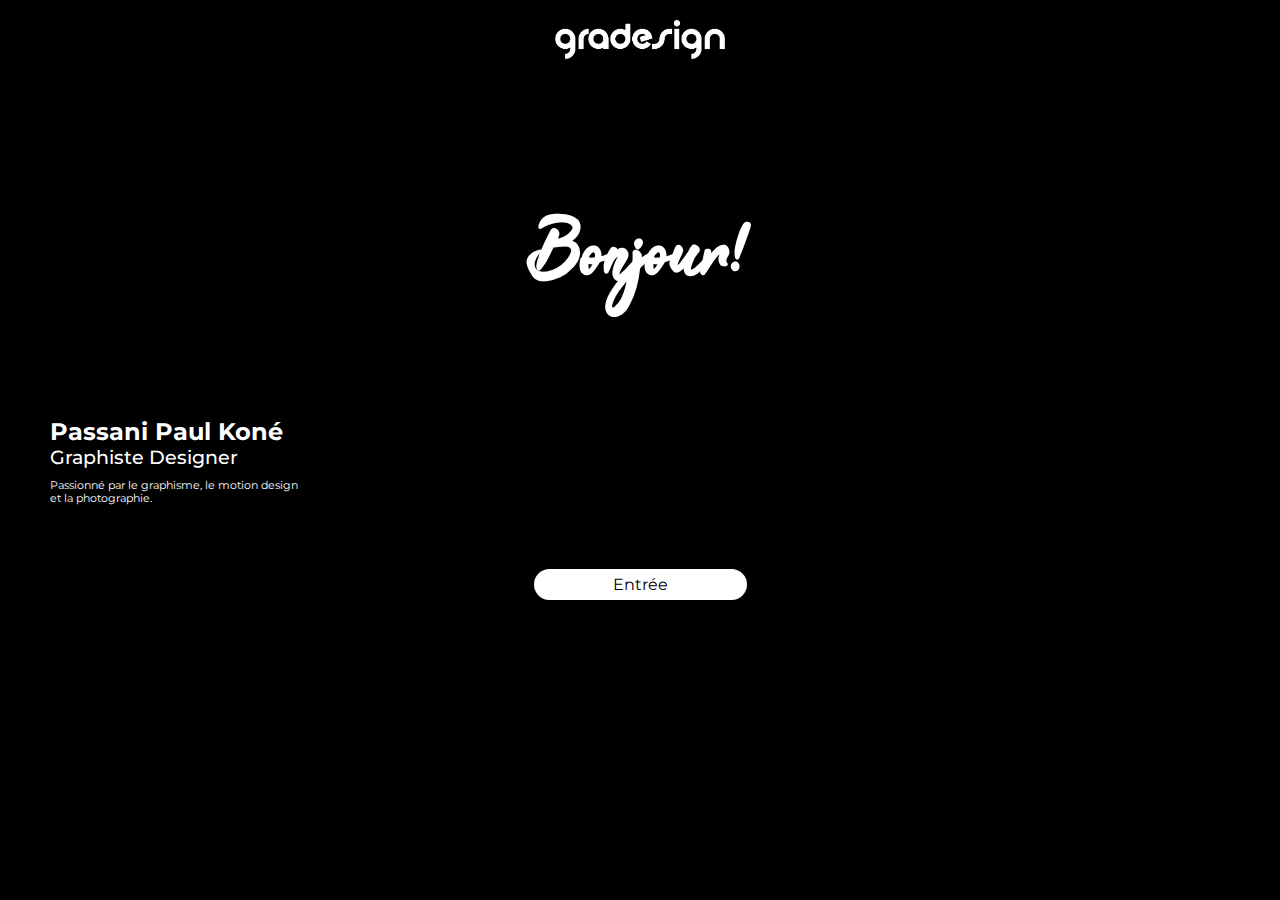
<file: index.html>
<!DOCTYPE html>
<html lang="en">
    <head>
        <meta charset="UTF-8">
        <meta http-equiv="X-UA-Compatible" content="IE=edge">
        <meta name="viewport" content="width=device-width, initial-scale=1.0">
        <link rel="preconnect" href="https://fonts.googleapis.com">
        <link rel="stylesheet" href="/index.css">
        <link rel="preconnect" href="https://fonts.gstatic.com" crossorigin>
        <link
            href="https://fonts.googleapis.com/css2?family=Montserrat:ital,wght@0,100;0,400;0,500;0,600;0,900;1,500;1,800&display=swap"
            rel="stylesheet">
        <title>Gradesign</title>
    </head>
    <body>
        <div class="bodi">
            <div class="logo">
                <img src="./SRC/Logo/Logo.png" alt="">
            </div>
            <div class="bjr">
                <h1>Bonjour!</h1> 
            </div>
            <div class="info">
                <div class="nom"> 
                    <h2>Passani Paul  Koné</h2>
                    <h3>Graphiste Designer</h3>
                    <h6>Passionné par le graphisme, le motion design <br>
                         et la photographie.
                    </h6>
                </div>
                <div class="entre">
                    <a href="./Accuil/accuil.html">Entrée</a>
                </div>
            </div>
        </div>
    </body>
</html>
</file>
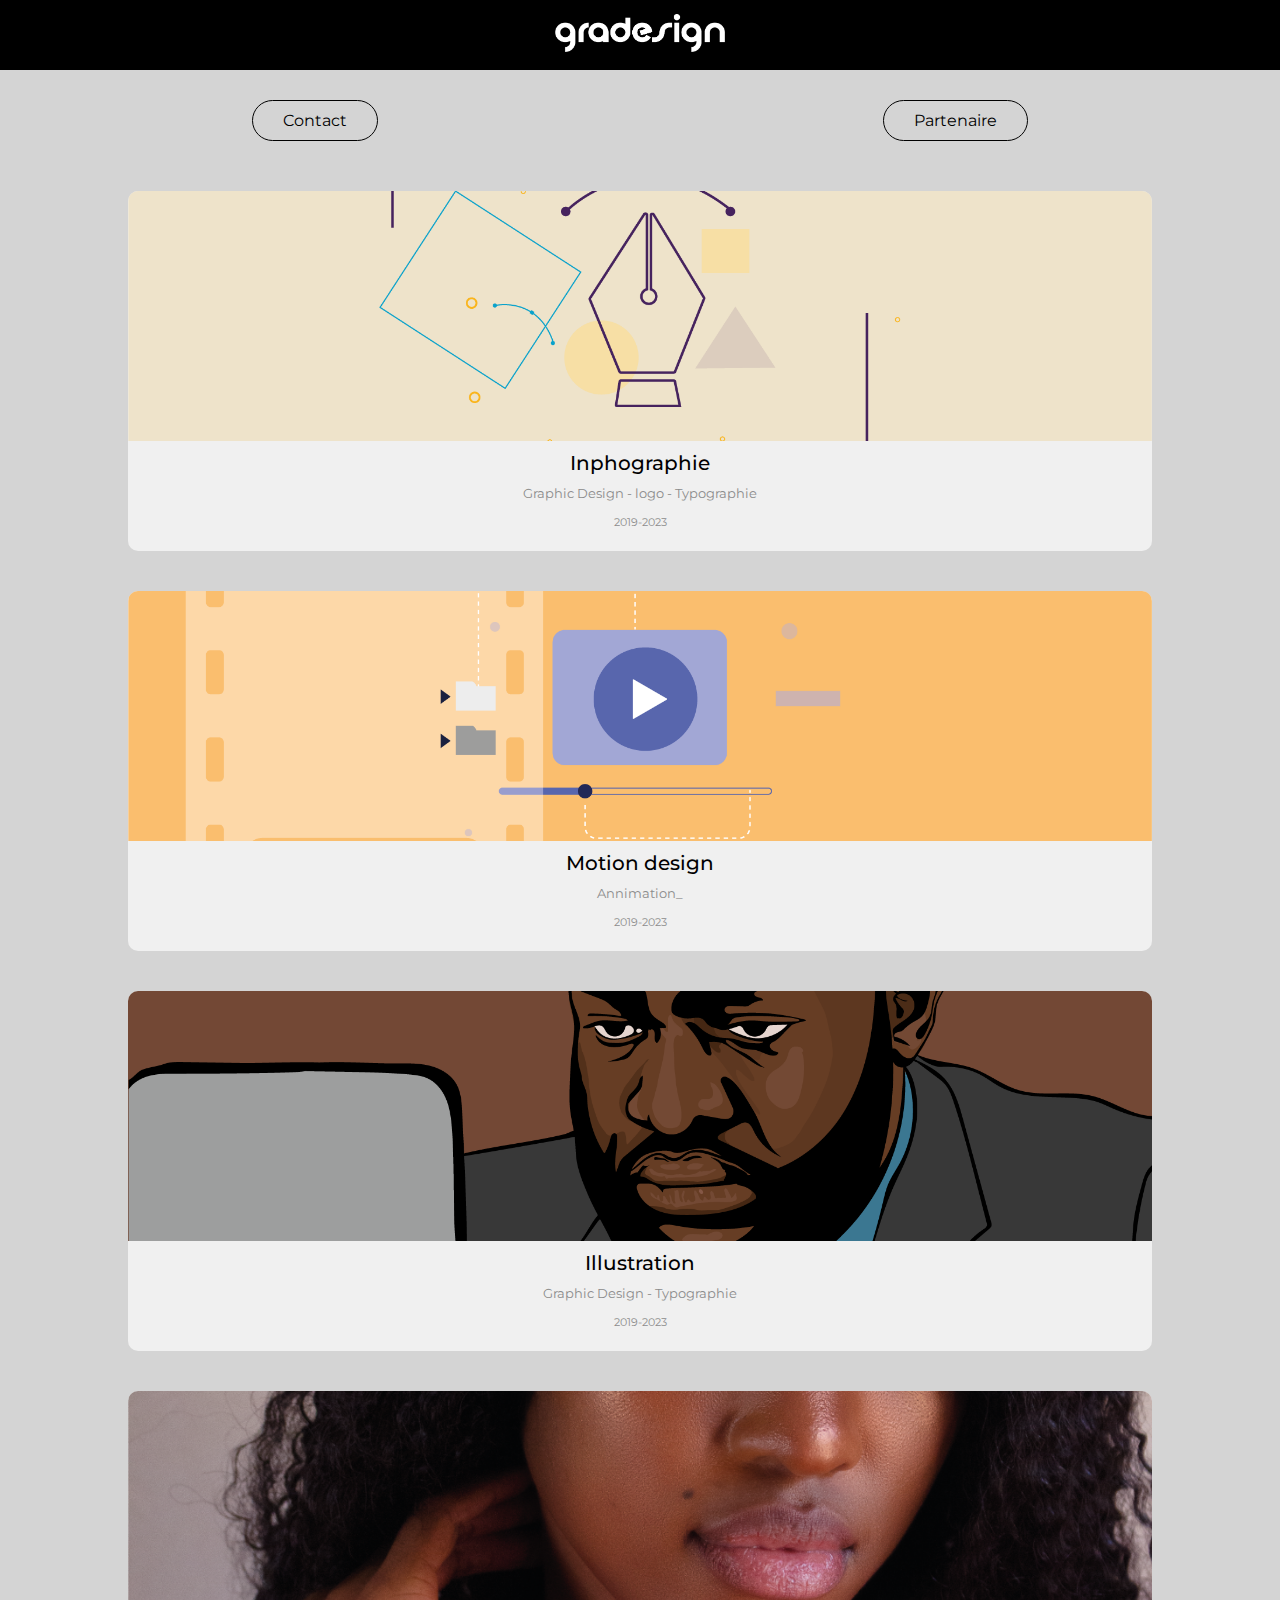
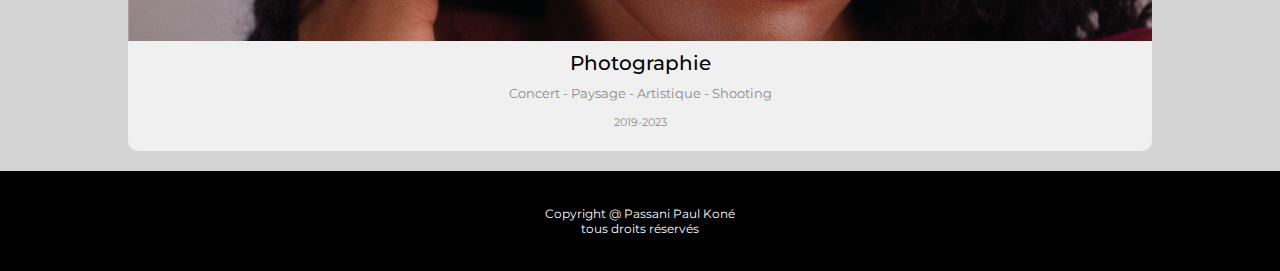
<file: Accuil/accuil.html>
<!DOCTYPE html>
<html lang="en">
    <head>
        <meta charset="UTF-8">
        <meta http-equiv="X-UA-Compatible" content="IE=edge">
        <meta name="viewport" content="width=device-width, initial-scale=1.0">
        <link rel="stylesheet" href="accuil.css">
        <link rel="stylesheet" href="info.css">
        <link
            href="https://fonts.googleapis.com/css2?family=Montserrat:ital,wght@0,100;0,400;0,500;0,600;0,900;1,500;1,800&display=swap"
            rel="stylesheet">
        <title>Accuil</title>
    </head>
    <body>
        <div class="navbar">
            <div class="logos">
                <div class="logoo">
                    <a href="../index.html">
                        <img src="../SRC/Logo/Logo.png" alt="">
                    </a>
                </div>
            </div>
        </div>

        <div class="contact_info">
            <a href="">Contact</a>
            <a href="">Partenaire</a>
        </div>
        <div class="bloc_info">

            <a class="lien_bloc_une" href="">
                <div class="bloc_une">
                    <div class="img_illustr">
                        <img src="../SRC/Images/Graphic.png" alt="">
                    </div>
                    <div class="commentair">
                        <h1>Inphographie</h1>
                        <h3>Graphic Design - logo - Typographie</h3>
                        <h6>2019-2023</h6>
                    </div>
                </div>
            </a>

            <a class="lien_bloc_une" href="">
                <div class="bloc_une">
                    <div class="img_illustr">
                        <img src="../SRC/Images/Motion-01.png"
                            alt="">
                    </div>
                    <div class="commentair">
                        <h1>Motion design</h1>
                        <h3>Annimation_</h3>
                        <h6>2019-2023</h6>
                    </div>
                </div>
            </a>

            <a class="lien_bloc_une" href="">
                <div class="bloc_une">
                    <div class="img_illustr">
                        <img src="../SRC/Images/illustr_Plan de travail 1.png"
                            alt="">
                    </div>
                    <div class="commentair">
                        <h1>Illustration</h1>
                        <h3>Graphic Design - Typographie</h3>
                        <h6>2019-2023</h6>
                    </div>
                </div>
            </a>

            <a class="lien_bloc_une" href="../Photographie/photographie.html">
                <div class="bloc_une">
                    <div class="img_illustr">
                        <img src="../SRC/Images/Photographi_Plan de travail 1.png" alt="">
                    </div>
                    <div class="commentair">
                        <h1>Photographie</h1>
                        <h3>Concert - Paysage - Artistique - Shooting</h3>
                        <h6>2019-2023</h6>
                    </div>
                </div>
            </a>

        </div>
        </div>
        <div class="Bas_de_page">
            <div class="copyright">
                <h5>Copyright @ Passani Paul Koné <br>
                    tous droits réservés</h5>
            </div>
        </div>
    </body>
</html>
</file>
<file: index.css>
*{

    padding: 0px;
    margin: 0px;
    font-family: 'Montserrat', sans-serif;
    text-decoration: none;
    
}
@font-face {
    font-family: 'tahuregular';
    src: url('./Font/01/tahu-webfont.woff2') format('woff2'),
         url('./Font/01/tahu-webfont.woff') format('woff');
    font-weight: normal;
    font-style: normal;

}
body{
    background-color: black;
    width: 100%;
    height: 100%;
    display: flex;
    justify-content: center;
}
.bodi{
    text-decoration: none;
    display: flex;
    flex-wrap: wrap;
    justify-content: center;
    width: 100%;
    height: 100%;
    margin-top: 20px;
}
.bodi .logo{
    width: 100%;
    height: 100%;
    display: flex;
    justify-content: center;
    margin-bottom: 140px;
}
.logo img{
    width: 170px;
}
.bjr{
    display: flex;
    flex-wrap: wrap;
    color: rgb(255, 255, 255);
    margin-bottom: 100px;
    justify-content: center;
    align-items: center;
}
.bjr h1{
    width: 100%;
    display: flex;
    justify-content: center;
    font-family: 'tahuregular';
    font-size: 80px;
}
.info{
    width: 100%;
    display: flex;
    flex-wrap: wrap;
    justify-content: center;
    padding: 0px 50px;
}
.info h2{
font-weight: 700;
}

.info h3{
font-weight: 500;
}

.info h6{
margin-top: 10px;
font-weight: 400;
}

.nom{
    width: 100%;
    color: rgb(255, 255, 255);
}
.entre{
    margin-top: 70px;
}

.entre a{
   background-color: rgb(255, 255, 255);
   padding: 6px 79px;
   border-radius: 100px;
   color: black;
}
</file>
<file: Accuil/accuil.css>
*{

    padding: 0px;
    margin: 0px;
    font-family: 'Montserrat', sans-serif;
    text-decoration: none;
    
}
@font-face {
    font-family: 'tahuregular';
    src: url('./Font/01/tahu-webfont.woff2') format('woff2'),
         url('./Font/01/tahu-webfont.woff') format('woff');
    font-weight: normal;
    font-style: normal;

}

.navbar{
    display: flex;
}
.logos{
    width: 100%;
    height: 70px;
    background-color: black;
    display: flex;
    flex-wrap: wrap;
    align-items: center;
    justify-content: center;
    position: fixed;
}
.logoo img{
    width: 170px;
}
.texte {
    width: 100%;
    display: flex;
    align-items: center;
    justify-content: space-around;
    margin-top: 70px;
    padding: 10px 0px;
}
.texte a{
    color: rgb(0, 0, 0);
    background-color: rgb(235, 233, 233);
    padding: 10px 30px ;
    font-weight: 400;
    border-radius: 10px;
    font-size: 20px;
}

.contact_info{
    display: flex;
    justify-content: space-around;
    padding: 100px 0px 30px;
    color: rgb(0, 0, 0);
}

.contact_info a{
    border: 1px solid black;
    padding: 10px 30px;
    border-radius: 100px;
    font-weight: 400;
    color: rgb(0, 0, 0);
}
</file>
<file: Accuil/info.css>
body{
    background-color: rgb(212, 212, 212);
}
.bloc_info{
    margin-top: 0px;
    display: flex;
    flex-wrap: wrap;
}
.lien_bloc_une{
    width: 100%;
    height: 400px;
    display: flex;
    justify-content: center;
    align-items: center;
}

.bloc_une{
    width: 80%;
    height: 90%;
    border-radius: 10px;
    background-color: rgb(240, 240, 240);
}
.img_illustr{
    width: 100%;
}
.img_illustr img{
    border-radius: 10px 10px 0px 0px;
    width: 100%;
    height: 250px;
    object-fit: cover;
}
.commentair {
    margin-top: 0px;
    text-align: center;
    color: aliceblue;
}
.commentair h1{
    color: black;
    font-size: 20px;
    margin-top: 6px;
    font-weight: 500;
}
.commentair h3{
    color: rgb(140, 140, 140);
    font-size: 13px;
    margin-top: 10px;
    font-weight: 400;
}
.commentair h6{
    color: rgb(140, 140, 140);
    margin-top: 15px;
    font-weight: 400;
}


/*........................*/

/*........................*/


.copyright{
    width: 100%;
    height: 100px;
    display: flex;
    justify-content: center;
    align-items: center;
}


.Bas_de_page {
    width: 100%;
    height: 100%;
    background-color: black;
    margin-top: 0px;
}

.Bas_de_page .copyright{
    color: rgb(255, 255, 255);
    text-align: center;
   
}
.copyright h5{
    font-weight: 400;
    font-size: 12px;
}
</file>
